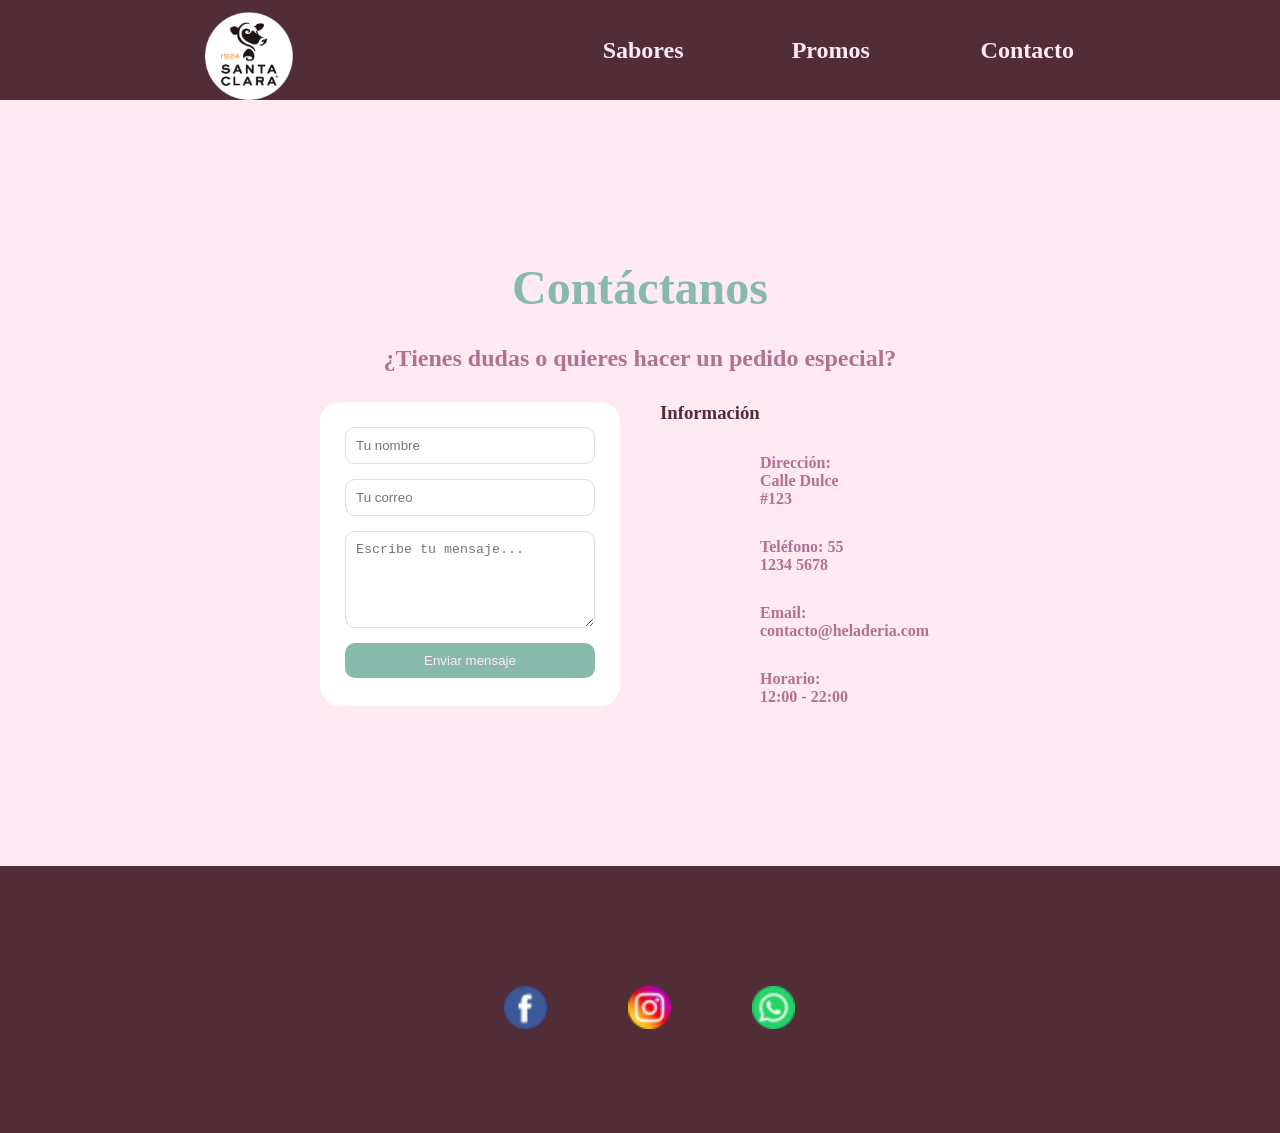
<file: contacto.html>
<!DOCTYPE html>
<html lang="en">
    <head>
        <meta charset="UTF-8" />
        <title>Title</title>
        <link rel="stylesheet" href="styles.css" />
        <meta name="viewport" content="width=device-width, initial-scale=1.0">
    </head>
    <body>
        <nav>
            <a href="index.html"> <img class="img-nav" src="imagenes/logo%20sc.png" alt=""></a>
            <ul class="contenedor-menu">
                <li><a href="sabores.html">Sabores</a></li>
                <li><a href="promos.html">Promos</a></li>
                <li><a href="contacto.html">Contacto</a></li>
            </ul>
        </nav>
    <section class="contacto">
            <h2>Contáctanos</h2>
            <p class="subtitulo">¿Tienes dudas o quieres hacer un pedido especial?</p>
            <div class="contenedor-contacto">
            <form class="formulario">
                <input type="text" placeholder="Tu nombre" required>
                <input type="email" placeholder="Tu correo" required>
                <textarea placeholder="Escribe tu mensaje..." rows="5" required></textarea>
                <button type="submit">Enviar mensaje</button>
            </form>
            <div class="info-contacto">
                <h3>Información</h3>
                <p>Dirección: Calle Dulce #123</p>
                <p>Teléfono: 55 1234 5678</p>
                <p>Email: contacto@heladeria.com</p>
                <p>Horario: 12:00 - 22:00</p>
            </div>
        </div>
    </section>
   <footer class="contenedor-footer">
            <section>
               <a href="https://www.facebook.com/profile.php?id=100071101695477"><img src="imagenes/facebook.png" alt=""></a>
            </section>
            <section>
                <a href="https://www.instagram.com/santaclaramx/?hl=es"><img src="imagenes/social.png" alt=""></a>
            </section>
            <section>
                <img src="imagenes/social%20(1).png" alt="">
            </section>
        </footer>
    </body>
</html>
</file>
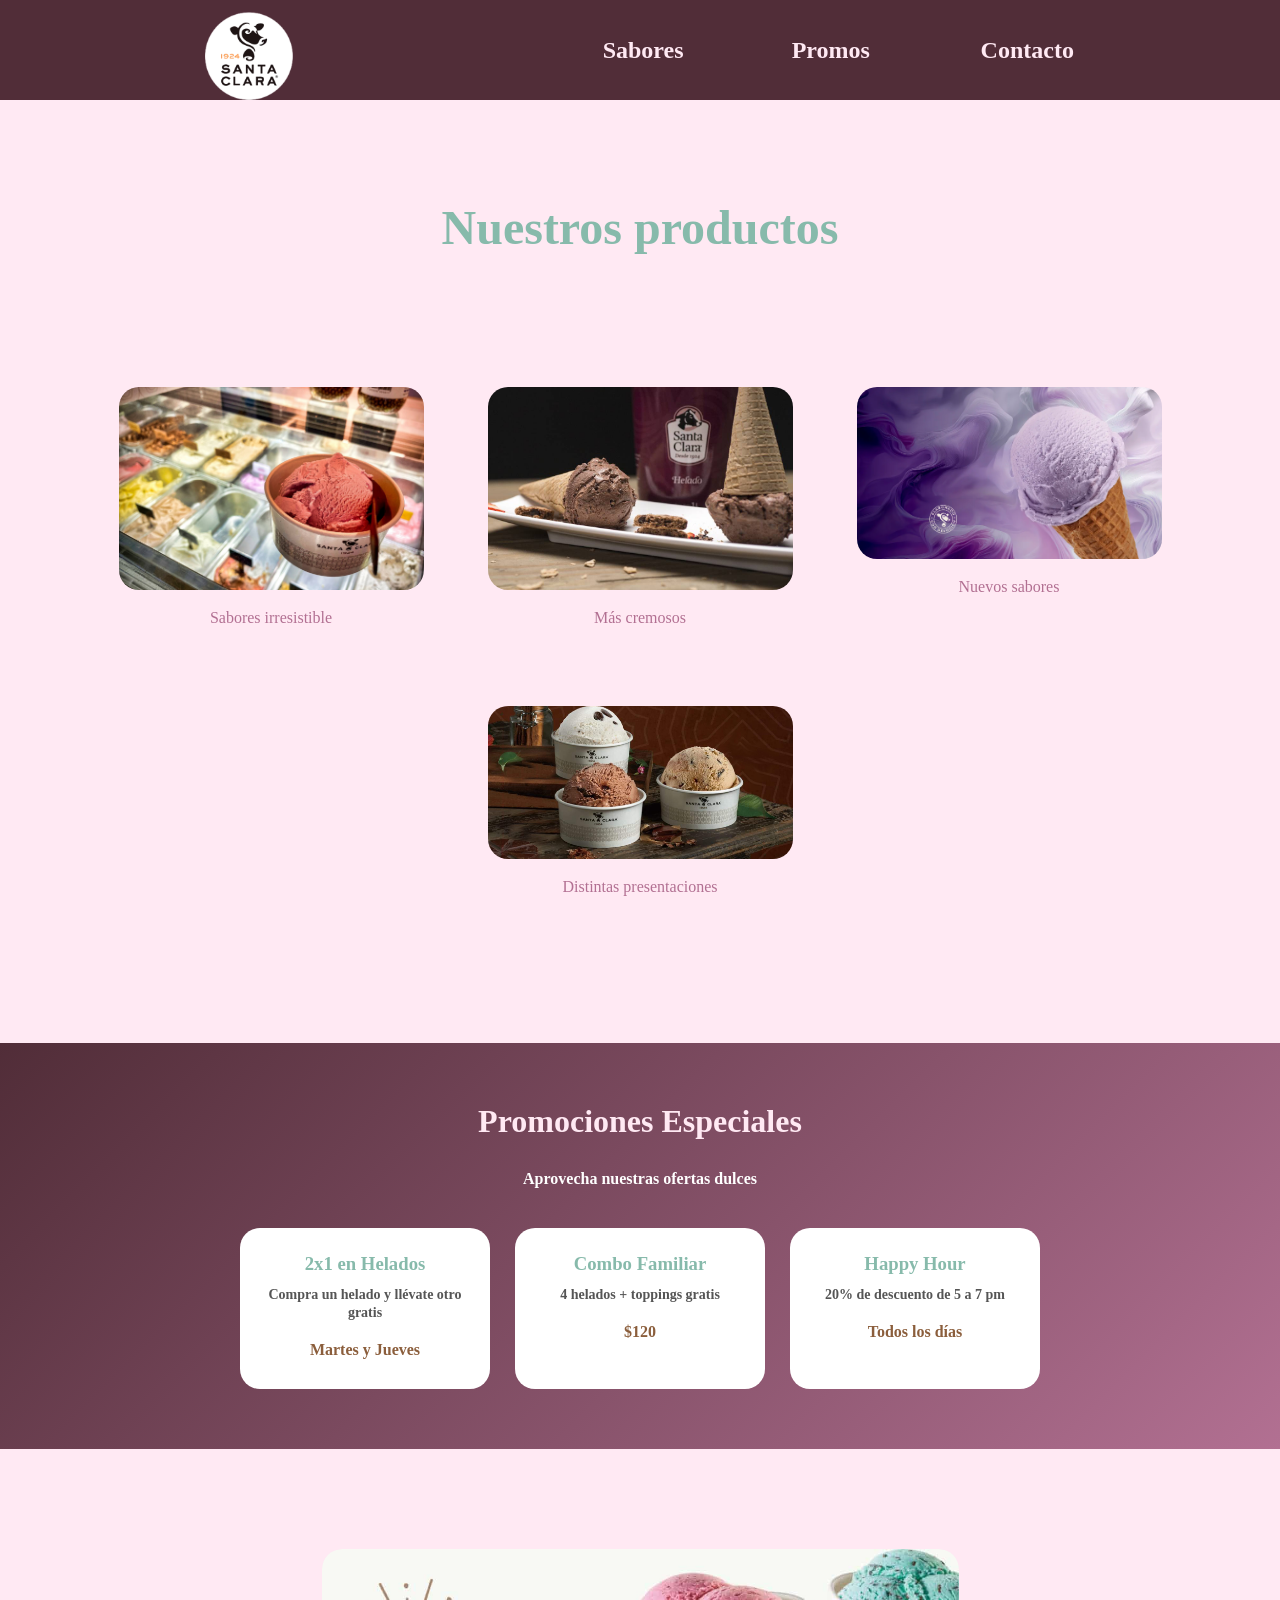
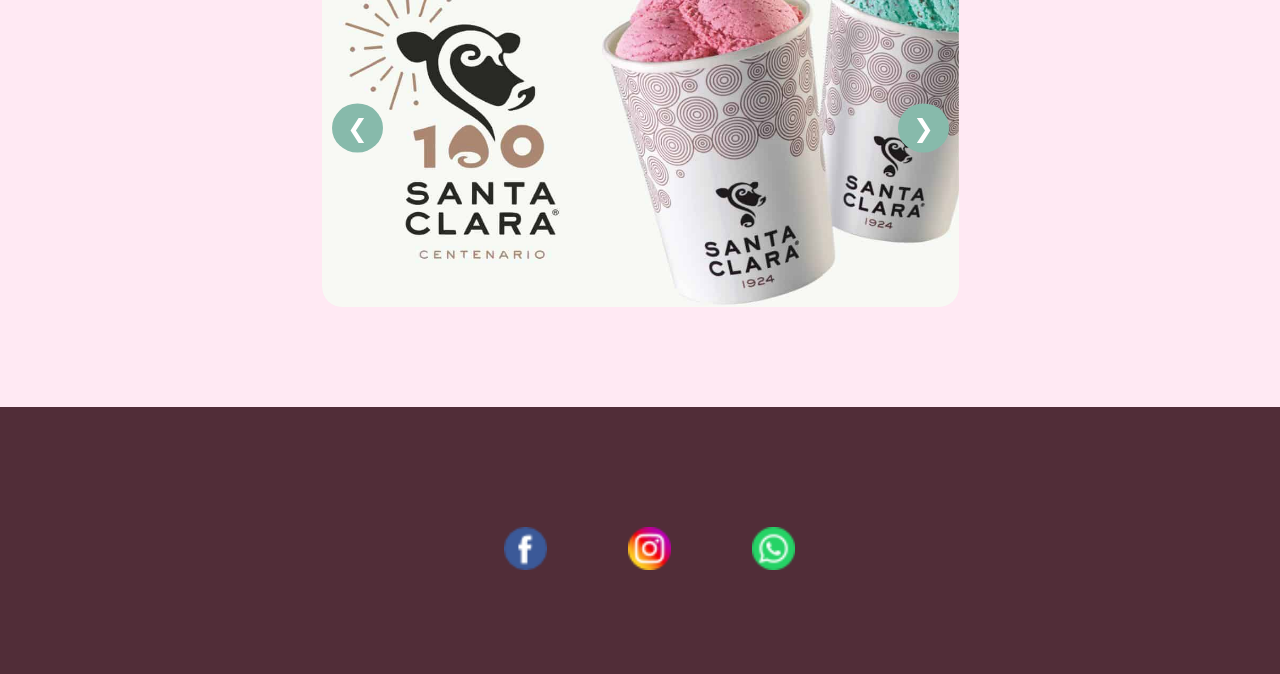
<file: promos.html>
<!DOCTYPE html>
<html lang="en">
    <head>
        <meta charset="UTF-8" />
        <title>Title</title>
        <link rel="stylesheet" href="styles.css" />
        <meta name="viewport" content="width=device-width, initial-scale=1.0">
    </head>
    <body>
        <nav>
            <a href="index.html"> <img class="img-nav" src="imagenes/logo%20sc.png" alt=""></a>
            <ul class="contenedor-menu">
                <li><a href="sabores.html">Sabores</a></li>
                <li><a href="promos.html">Promos</a></li>
                <li><a href="contacto.html">Contacto</a></li>
            </ul>
        </nav>
        <section>
            <h2>Nuestros productos</h2>
        </section>
        <section>
            <div class="gallery">
                <div class="gallery-item">
                    <img src="imagenes/Santa%20Clara%203.jpg" alt="Cinque Terre" width="600" height="400">
                <div class="desc">Sabores irresistible</div>
            </div>
                <div class="gallery-item">
                    <img src="imagenes/SANTA%20CLARA%201.jpeg" alt="Forest" width="600" height="400">
                <div class="desc">Más cremosos</div>
            </div>
                <div class="gallery-item">
                    <img src="imagenes/santa%20clara%202.webp" alt="Northern Lights" width="600" height="400">
                <div class="desc">Nuevos sabores</div>
            </div>
                <div class="gallery-item">
                    <img src="imagenes/santa%20clara%204.jpg" alt="Mountains" width="600" height="400">
                <div class="desc">Distintas presentaciones</div>
            </div>
        </section>
        <section class="promociones">
            <h2>Promociones Especiales</h2>
            <p class="subtitulo">Aprovecha nuestras ofertas dulces</p>
        <div class="contenedor-promos">
        <div class="promo-card">
            <h3>2x1 en Helados</h3>
            <p>Compra un helado y llévate otro gratis</p>
            <span class="precio">Martes y Jueves</span>
        </div>
        <div class="promo-card">
            <h3>Combo Familiar</h3>
            <p>4 helados + toppings gratis</p>
            <span class="precio">$120</span>
        </div>
        <div class="promo-card">
            <h3>Happy Hour</h3>
            <p>20% de descuento de 5 a 7 pm</p>
            <span class="precio">Todos los días</span>
        </div>
        </div>
        </section>
        <section>
            <div class="carrusel">
                <button class="flecha izquierda" onclick="cambiarSlide(-1)">❮</button>
                <div class="slides">
                    <img src="imagenes/promo%200.jpg" class="slide activo">
                    <img src="imagenes/promo%201.jpg" class="slide">
                    <img src="imagenes/promo%202.webp" class="slide">
                </div>
                <button class="flecha derecha" onclick="cambiarSlide(1)">❯</button>
            </div>
                <script src="script.js"></script>
        </section>
        <footer class="contenedor-footer">
            <section>
               <a href="https://www.facebook.com/profile.php?id=100071101695477"><img src="imagenes/facebook.png" alt=""></a>
            </section>
            <section>
                <a href="https://www.instagram.com/santaclaramx/?hl=es"><img src="imagenes/social.png" alt=""></a>
            </section>
            <section>
                <img src="imagenes/social%20(1).png" alt="">
            </section>
        </footer>
    </body>
</html>
</file>
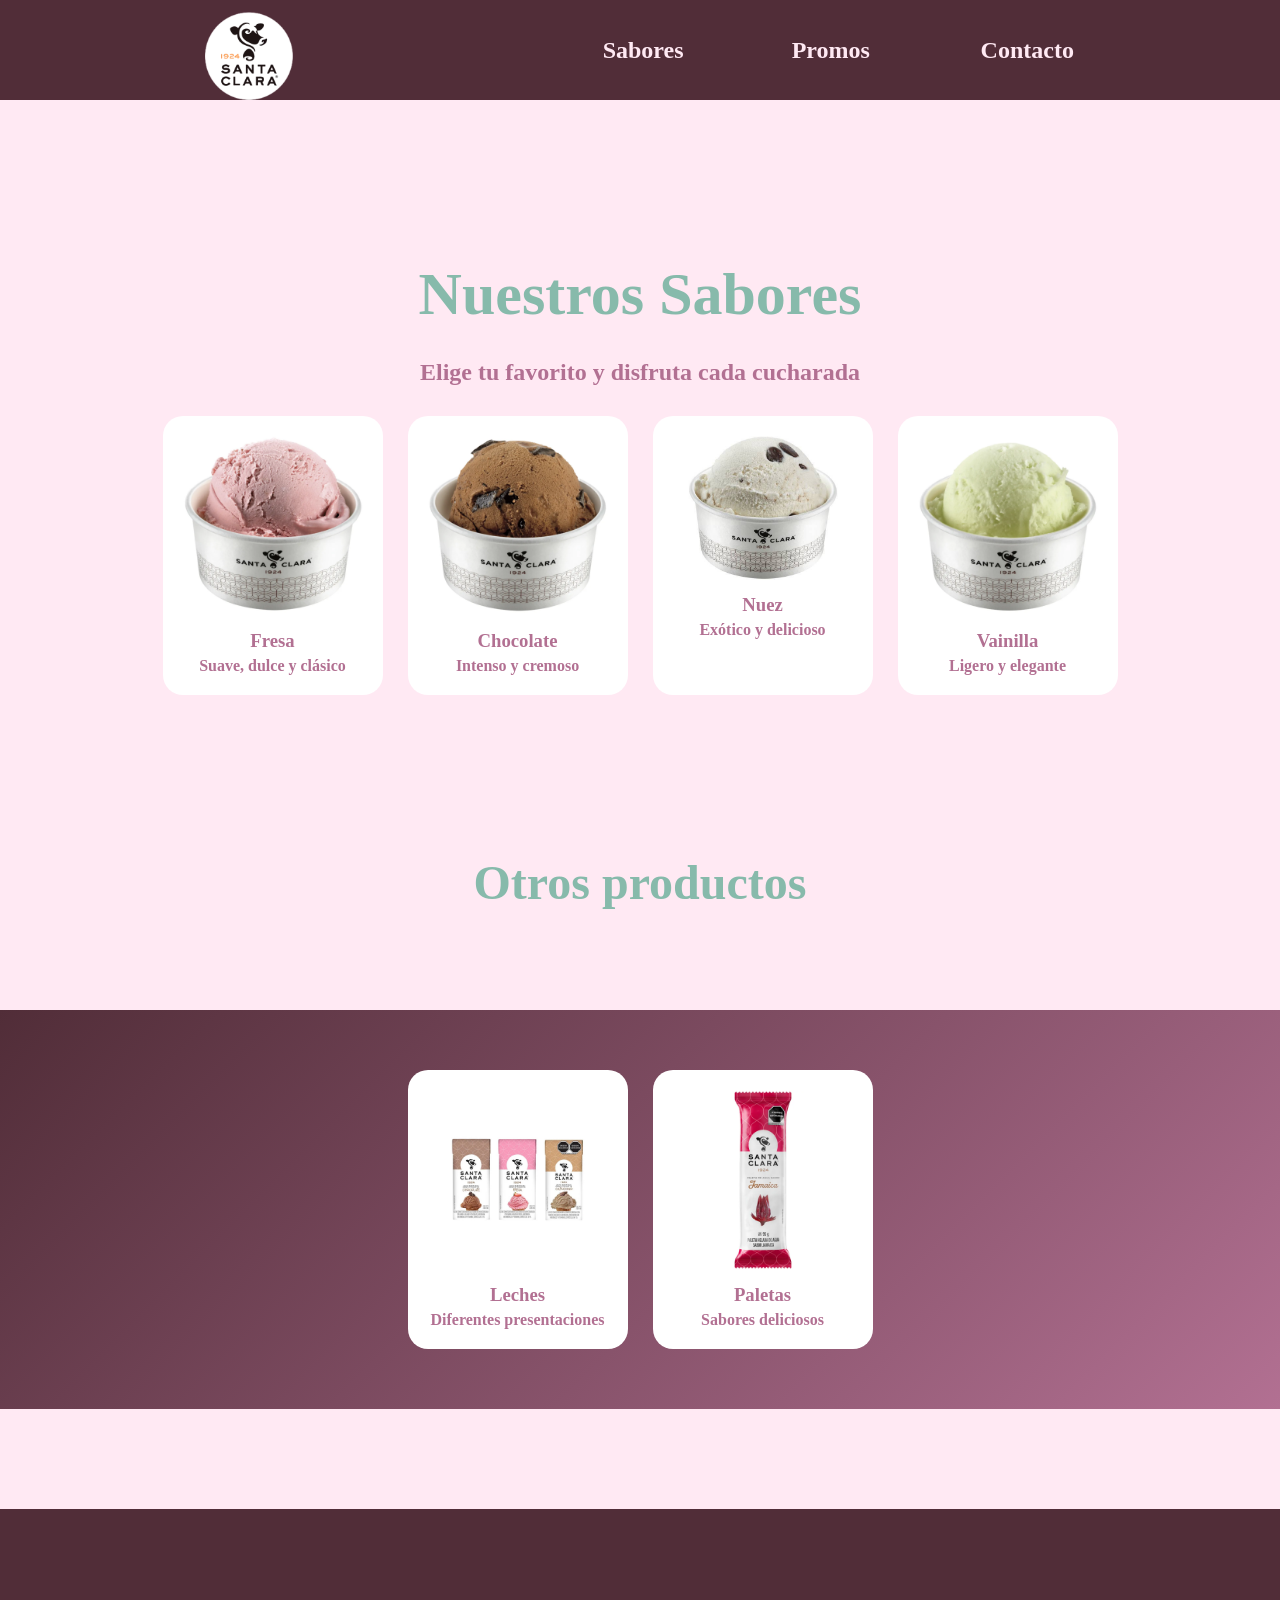
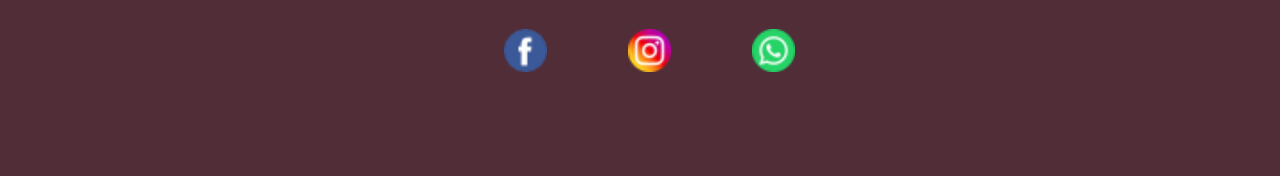
<file: sabores.html>
<!DOCTYPE html>
<html lang="en">
    <head>
        <meta charset="UTF-8" />
        <title>Title</title>
        <link rel="stylesheet" href="styles.css" />
        <meta name="viewport" content="width=device-width, initial-scale=1.0">
    </head>
    <body>
        <nav>
            <a href="index.html"> <img class="img-nav" src="imagenes/logo%20sc.png" alt=""></a>
            <ul class="contenedor-menu">
                <li><a href="sabores.html">Sabores</a></li>
                <li><a href="promos.html">Promos</a></li>
                <li><a href="contacto.html">Contacto</a></li>
            </ul>
        </nav>
        <section class="sabores">
            <h2>Nuestros Sabores</h2>
                <p class="subtitulo">Elige tu favorito y disfruta cada cucharada</p>
    <div class="contenedor-sabores">
        <div class="sabor-card">
            <img src="imagenes/fresa%20helado.webp" alt="Helado de fresa">
            <h3>Fresa</h3>
            <p>Suave, dulce y clásico</p>
        </div>
        <div class="sabor-card">
            <img src="imagenes/chocolate%20helado.webp" alt="Helado de chocolate">
            <h3>Chocolate</h3>
            <p>Intenso y cremoso</p>
        </div>
        <div class="sabor-card">
            <img src="imagenes/nuez%20helado.jpeg" alt="Helado de nuez">
            <h3>Nuez</h3>
            <p>Exótico y delicioso</p>
        </div>
        <div class="sabor-card">
            <img src="imagenes/vainilla%20helado.webp" alt="Helado de vainilla">
            <h3>Vainilla</h3>
            <p>Ligero y elegante</p>
        </div>
    </div>
</section>
<section>
    <h2>Otros productos</h2>
</section>
       <section class="promociones">
          <div class="contenedor-sabores">
               <div class="sabor-card">
                 <img src="imagenes/leche.webp" alt="Helado de chocolate">
                    <h3>Leches</h3>
                    <p>Diferentes presentaciones</p>
                </div>
                <div class="sabor-card">
                    <img src="imagenes/paleta.webp" alt="Helado de nuez">
                    <h3>Paletas</h3>
                    <p>Sabores deliciosos</p>
                 </div>
            </div>
       </section>
        <footer class="contenedor-footer">
            <section>
               <a href="https://www.facebook.com/profile.php?id=100071101695477"><img src="imagenes/facebook.png" alt=""></a>
            </section>
            <section>
                <a href="https://www.instagram.com/santaclaramx/?hl=es"><img src="imagenes/social.png" alt=""></a>
            </section>
            <section>
                <img src="imagenes/social%20(1).png" alt="">
            </section>
        </footer>
    </body>
</html>
</file>
<file: styles.css>
*{
    margin: 0;
    padding: 0;
    box-sizing: border-box;
}
body{
    background-color: #FFE9F3;
    color: #B27092;
}
nav{
    width: 100%;
    height: 100px;
    background-color: #512D38;
    display: flex;
    align-items: center;
    justify-content:space-around;
    color: #B27092;
}
section{
    margin-top: 100px;
    margin-bottom: 100px;
    text-align: center;
}
h2{
    color: #87BAAB;
    font-size: 48px;
    margin-bottom: 30px;
}
p{
    font-weight: bold;
    margin-top: 30px;
    justify-content: center;
    margin-left: 100px;
    margin-right: 100px;
}
.img-nav{
    width: 88px;
    height: auto;
    margin-bottom: 5px;
    margin-top: 20px;
}
.contenedor-menu{
    display: flex;
    flex-direction: row;
    justify-content:right;
    align-items:center;
    font-size: x-large;
}
.contenedor-menu ul{
    width: 100%;
    height: 100px;
}
.contenedor-menu li{
    margin-left: 20px;
    margin-right: 20px;
    list-style-type: none;
    width: 25%;
    text-align: center;
    padding: 20%;
}
.contenedor-menu li a{
    text-decoration: none;
}
.contenedor-menu li a:link, .contenedor-menu li a:visited{
    color:#FFE9F3;
    font-weight: bolder;
}
.contenedor-menu li a:hover{
    color: #87BAAB;
}
.contenedor-video{
    width: 100%;
    height: auto;
}
.contenedor-video video{
    width: 100%;
    height: auto;
}
.contenedor-servicios{
    display: flex;
    flex-direction: row;
    width: 100%;
    text-align: center;
}
.contenedor-servicios div{
    width: 30%;
    height: 350px;
    background-color: #a4e0ce;
    padding: 20px;
    margin-left: 20px;
    margin-right: 20px;
    border-radius: 53px;
    color: #512D38;
}
.contenedor-servicios img{
    width: 85%;
    height: auto;
    border-radius: 66px;
}
.contenedor-footer{
    width: 100%;
    display: flex;
    flex-direction: row;
    justify-content: center;
    background-color: #512D38;
}
.contenedor-footer section{
    margin-left: 50px;
    margin-right: 50px;
    color: #fed9b7;
}
.contenedor-footer img{
    width: 180%;
    height: auto;
    margin-top: 20px;
    
}
div.gallery {
  display: flex;
  flex-wrap: wrap;
  justify-content:center;
}
div.gallery-item {
  margin: 32px;
  width: 305px;
}
div.gallery-item:hover {
  border: 1px solid #777;
    border-radius: 20px;
}
div.gallery-item img {
  width: 100%;
  height: auto;
    border-radius: 20px;
}
div.gallery-item div.desc {
    width: 100%;
  padding: 15px;
  text-align: center;
}
.sabores {
    padding: 60px 40px;
    text-align: center;
}
.sabores h2 {
    font-size: 60px;
}
.subtitulo {
    margin-bottom: 30px;
    font-size: x-large;
}
.contenedor-sabores {
    display: flex;
    justify-content: center;
    gap: 25px;
    flex-wrap: wrap;
}
.sabor-card {
    background-color: #FFFFFF;
    border-radius: 20px;
    width: 220px;
    padding: 20px;
    transition: transform 0.2s;
}
.sabor-card:hover {
    transform: translateY(-5px);
}
.sabor-card img {
    width: 100%;
    border-radius: 15px;
}
.sabor-card h3 {
    margin: 10px 0 5px;
    color: #B27092;
}
.sabor-card p{
    text-align:center;
    display: contents;
    color:#B27092;
}
.promociones {
    padding: 60px 40px;
    text-align: center;
    background: linear-gradient(135deg, #512D38, #B27092);
    color: white;
}
.promociones h2 {
    font-size: 32px;
    margin-bottom: 10px;
    color: #FFE9F3;
}
.promociones .subtitulo {
    margin-bottom: 40px;
    font-size: 16px;
}
.contenedor-promos {
    display: flex;
    justify-content: center;
    gap: 25px;
    flex-wrap: wrap;
}
.promo-card {
    background-color: #FFFFFF;
    color: #555;
    border-radius: 20px;
    padding: 25px;
    width: 250px;
    transition: transform 0.3s, box-shadow 0.3s;
}
.promo-card:hover {
    transform: translateY(-8px);
}
.promo-card h3 {
    color: #87BAAB;
    margin-bottom: 10px;
}
.promo-card p {
    font-size: 14px;
    margin-bottom: 15px;
    display: contents;
}
.promo-card .precio {
    display: block;
    font-weight: bold;
    color: #8B5E3C;
    margin-top: 20px;
    margin-bottom:5px;
}
.carrusel {
    position: relative;
    width: 100%;
    max-width: 637px;
    margin: 32px auto;
    overflow: hidden;
    border-radius: 20px;
}
.slides {
    display: flex;
}
.slide {
    width: 100%;
    display: none;
    border-radius: 20px;
}
.slide.activo {
    display: block;
}
.flecha {
    position: absolute;
    top: 50%;
    transform: translateY(-50%);
    background-color: #87BAAB;
    border: none;
    color: white;
    font-size: 25px;
    padding: 10px 15px;
    cursor: pointer;
    border-radius: 50%;
}
.izquierda {
    left: 10px;
}
.derecha {
    right: 10px;
}
.flecha:hover {
    background-color: #512D38;
}
.contacto {
    padding: 60px 40px;
    text-align: center;
}
.contenedor-contacto {
    display: flex;
    justify-content: center;
    gap: 40px;
    flex-wrap: wrap;
}
.formulario {
    background-color: white;
    padding: 25px;
    border-radius: 20px;
    width: 300px;
    display: flex;
    flex-direction: column;
}
.formulario input,
.formulario textarea {
    margin-bottom: 15px;
    padding: 10px;
    border-radius: 10px;
    border: 1px solid #ddd;
}
.formulario button {
    background-color: #87BAAB;
    border: none;
    padding: 10px;
    border-radius: 10px;
    cursor: pointer;
    color: #FFE9F3;
}
.info-contacto {
    text-align:left;
    max-width: 300px;
}
.info-contacto h3 {
    color: #512D38;
}
@media screen and (max-device-width:360px){
    body{
        width: 100%;
        background-color: #FFF5E4;
        color: #FF6B81;
    }
    section{
        width: 100%;
    }
    .contenedor-servicios{
        display: flex;
        flex-direction:column;
        justify-content: center;
    }
    .contenedor-servicios div{
        width: 90%;
        height: auto;
        background-color: #87BAAB;
        padding: 15px;
        margin-left: 10px;
        margin-right: 10px;
        border-radius: 20px;
        color: #512D38;
        margin-top: 10px;
    }
    .contenedor-servicios img{
        width: 70%;
        height: auto;
        border-radius: 50px;
    }
    .contenedor-footer{
        width: 100%;
        display: flex;
        flex-direction:row;
        justify-content: center;
    }
    .contenedor-footer section{
        width: 100%;
        margin-top: 10px;
        margin-bottom: 10px;
        margin-left: 10px;
        margin-right: 10px;
    }
    .contenedor-footer img{
        width: 50%;
        height: auto;
        margin-top: 20px;
    }
    .contenedor-menu{
        flex-direction: column;
        align-items:center;
    }
    .contenedor-menu ul{
        height: auto;
    }
    nav{
        height: auto;
        width: 100%;
    }
    .contenedor-menu li{
        width: 100%;
        padding: 10px;
        margin: 5px;
    }
    h2{
        color: #512D38;
        font-size: 28px;
        margin-bottom: 15px;
    }
    p{
        font-weight: bold;
        font-size: 20px;
        margin-top: 15px;
        height: 90%;
    }
    .img-nav{
        width: 80px;
        height: auto;
        margin-bottom: 5px;
        margin-top: 10px;
    }
    .contenedor-menu li a{
        text-decoration: none;
    }
    .contenedor-menu li a:link, .contenedor-menu li a:visited{
        color:#FFE9F3;
        font-weight: bolder;
    }
    .contenedor-menu li a:hover{
        color: #87BAAB;
    }
    .contenedor-video{
        width: 100%;
        height: auto;
    }
    .contenedor-video video{
        width: 100%;
        height: auto;
    }
    .contenedor-servicios img{
        width: 100%;
        height: auto;
        border-radius: 20px;
    }
    div.gallery {
      display: flex;
      flex-wrap: wrap;
      justify-content:center;
    }
    div.gallery-item {
      margin: 10px;
      width: 90%;
    }
    div.gallery-item:hover {
      border: 1px solid #777;
        border-radius: 20px;
    }
    div.gallery-item img {
      width: 100%;
      height: auto;
        border-radius: 20px;
    }
    div.gallery-item div.desc {
        width: 100%;
      padding: 15px;
      text-align: center;
    }
    .sabores {
        padding: 30px 15px;
        text-align: center;
    }
    .sabores h2 {
        font-size: 28px;
    }
    .subtitulo {
        margin-bottom: 30px;
        font-size: x-large;
    }
    .contenedor-sabores {
        display: flex;
        justify-content: center;
        gap: 15px;
        flex-wrap: wrap;
        flex-direction: column;
        align-items: center;
    }
    .sabor-card {
        background-color: #FFFFFF;
        border-radius: 20px;
        width: 90%;
        padding: 15px;
        transition: transform 0.2s;
    }
    .sabor-card:hover {
        transform: translateY(-5px);
    }
    .sabor-card img {
        width: 100%;
        border-radius: 15px;
    }
    .sabor-card h3 {
        margin: 10px 0 5px;
        color: #B27092;
    }
    .sabor-card p{
        text-align:center;
        display: contents;
        color:#B27092;
    }
    .promociones {
        padding: 30px 15px;
        text-align: center;
        background: linear-gradient(135deg, #512D38, #B27092);
        color: white;
    }
    .promociones h2 {
        font-size: 32px;
        margin-bottom: 10px;
        color: #FFE9F3;
    }
    .promociones .subtitulo {
        margin-bottom: 40px;
        font-size: 16px;
    }
    .contenedor-promos {
        display: flex;
        justify-content: center;
        gap: 25px;
        flex-direction: column;
        align-items: center;
    }
    .promo-card {
        background-color: #FFFFFF;
        color: #555;
        border-radius: 20px;
        padding: 25px;
        width: 90%;
        transition: transform 0.3s, box-shadow 0.3s;
    }
    .promo-card:hover {
        transform: translateY(-8px);
    }
    .promo-card h3 {
        color: #87BAAB;
        margin-bottom: 10px;
    }
    .promo-card p {
        font-size: 20px;
        margin-bottom: 15px;
        display: contents;
    }
    .promo-card .precio {
        display: block;
        font-weight: bold;
        color: #8B5E3C;
        margin-top: 20px;
        margin-bottom:5px;
    }
    .carrusel {
        position: relative;
        width: 100%;
        max-width:100%;
        margin: 15px auto;
        overflow: hidden;
        border-radius: 20px;
    }
    .slides {
        display: flex;
    }
    .slide {
        width: 100%;
        display: none;
        border-radius: 20px;
    }
    .slide.activo {
        display: block;
    }
    .flecha {
        position: absolute;
        top: 50%;
        transform: translateY(-50%);
        background-color: #87BAAB;
        border: none;
        color: white;
        font-size: 18px;
        padding: 8px;
        cursor: pointer;
        border-radius: 50%;
    }
    .izquierda {
        left: 10px;
    }
    .derecha {
        right: 10px;
    }
    .flecha:hover {
        background-color: #512D38;
    }
    .contacto {
        padding: 30px 15px;
        text-align: center;
    }
    .contenedor-contacto {
        display: flex;
        justify-content: center;
        gap: 20px;
        flex-direction: column;
    }
    .formulario {
        background-color: white;
        padding: 25px;
        border-radius: 20px;
        width: 90%;
        display: flex;
        flex-direction: column;
    }
    .formulario input,
    .formulario textarea {
        margin-bottom: 15px;
        padding: 10px;
        border-radius: 10px;
        border: 1px solid #ddd;
    }
    .formulario button {
        background-color: #87BAAB;
        border: none;
        padding: 10px;
        border-radius: 10px;
        cursor: pointer;
        color: #FFE9F3;
    }
    .info-contacto {
        text-align:center;
        max-width: 90%;
    }
    .info-contacto h3 {
        color: #512D38;   
    }
}
</file>
